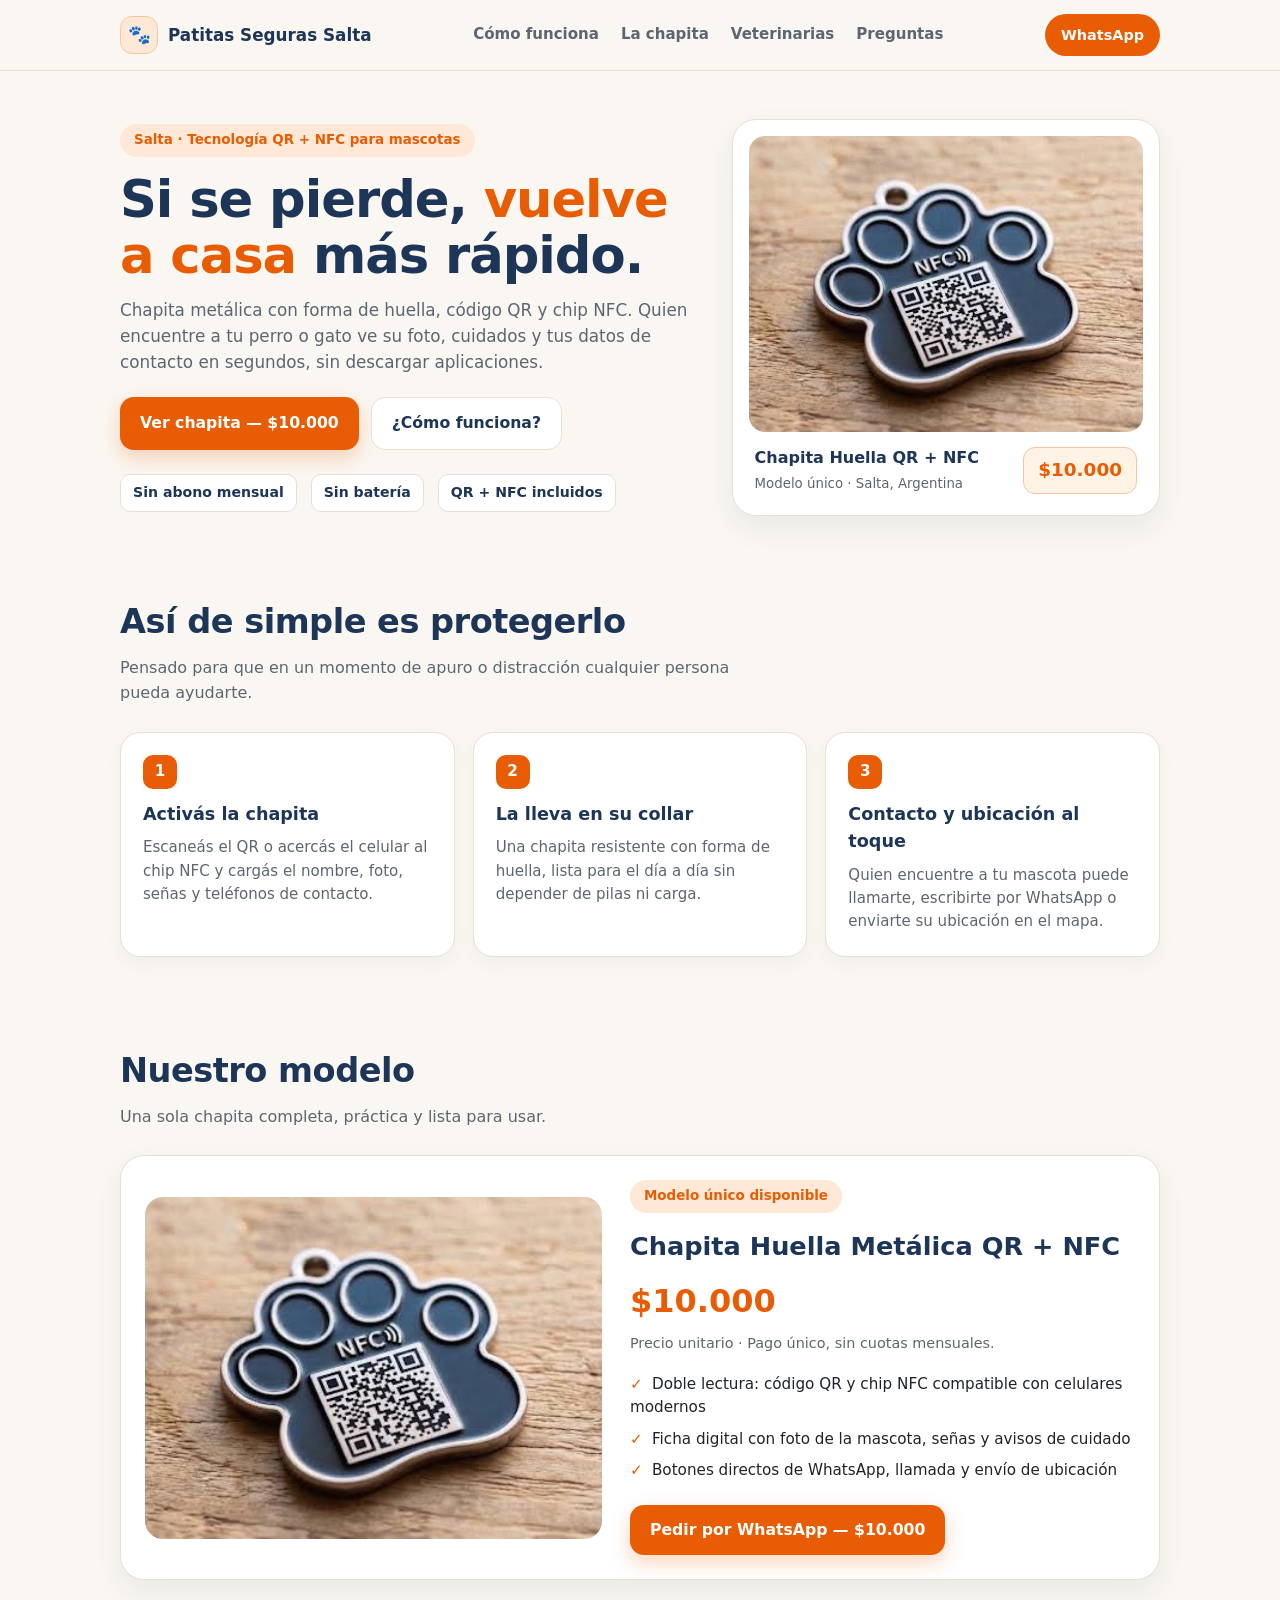
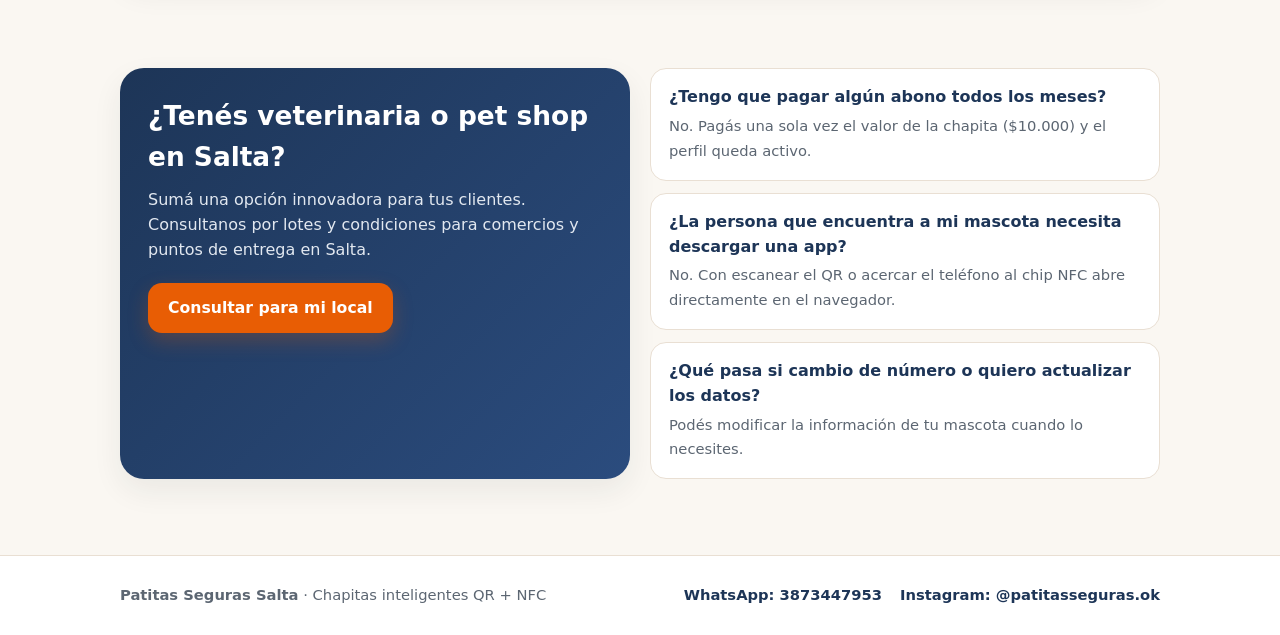
<file: inicio.html>
<!DOCTYPE html>
<html lang="es">
<head>
  <meta charset="UTF-8" />
  <meta name="viewport" content="width=device-width, initial-scale=1.0" />
  <title>Patitas Seguras Salta — Chapitas Inteligentes QR + NFC</title>
  <style>
    :root {
      --bg: #faf7f2;
      --surface: #ffffff;
      --surface-soft: #fff3e6;
      --ink: #1e242b;
      --muted: #5c6672;
      --accent: #e85d04;
      --accent-hover: #cf4f00;
      --accent-soft: #ffe8d6;
      --navy: #1d3557;
      --border: #e9dfd3;
      --shadow: 0 12px 30px rgba(30, 36, 43, 0.07);
      --radius: 20px;
    }

    * { box-sizing: border-box; }
    html { scroll-behavior: smooth; }

    body {
      margin: 0;
      font-family: system-ui, -apple-system, BlinkMacSystemFont, "Segoe UI", Roboto, sans-serif;
      background: var(--bg);
      color: var(--ink);
      line-height: 1.55;
    }

    a { color: inherit; text-decoration: none; }

    .container {
      width: 100%;
      max-width: 1080px;
      margin: 0 auto;
      padding: 0 20px;
    }

    /* Navbar */
    header {
      position: sticky;
      top: 0;
      z-index: 20;
      background: rgba(250, 247, 242, 0.92);
      backdrop-filter: blur(10px);
      border-bottom: 1px solid var(--border);
    }

    .nav {
      display: flex;
      align-items: center;
      justify-content: space-between;
      gap: 16px;
      min-height: 70px;
    }

    .brand {
      display: flex;
      align-items: center;
      gap: 10px;
      font-weight: 800;
      font-size: 1.05rem;
      color: var(--navy);
    }

    .brand-badge {
      width: 38px;
      height: 38px;
      border-radius: 12px;
      background: var(--accent-soft);
      border: 1px solid #f7c59f;
      display: grid;
      place-items: center;
      font-size: 1.15rem;
    }

    .nav-links {
      display: flex;
      align-items: center;
      gap: 22px;
      font-size: 0.94rem;
      font-weight: 600;
      color: var(--muted);
    }

    .nav-links a:hover { color: var(--accent); }

    .nav-cta {
      background: var(--accent);
      color: #fff !important;
      padding: 10px 16px;
      border-radius: 999px;
      font-weight: 700;
      font-size: 0.9rem;
      transition: background 0.2s ease, transform 0.15s ease;
    }

    .nav-cta:hover {
      background: var(--accent-hover);
      transform: translateY(-1px);
    }

    /* Hero */
    .hero {
      padding: 48px 0 36px;
    }

    .hero-grid {
      display: grid;
      grid-template-columns: 1.15fr 0.85fr;
      gap: 32px;
      align-items: center;
    }

    .eyebrow {
      display: inline-flex;
      align-items: center;
      gap: 8px;
      background: var(--accent-soft);
      color: var(--accent);
      font-weight: 700;
      font-size: 0.84rem;
      padding: 6px 14px;
      border-radius: 999px;
      margin-bottom: 14px;
    }

    h1 {
      margin: 0 0 14px;
      font-size: clamp(2.1rem, 4.5vw, 3.2rem);
      line-height: 1.1;
      letter-spacing: -0.02em;
      color: var(--navy);
    }

    h1 span { color: var(--accent); }

    .hero p {
      margin: 0 0 22px;
      font-size: 1.05rem;
      color: var(--muted);
      max-width: 54ch;
    }

    .hero-actions {
      display: flex;
      flex-wrap: wrap;
      gap: 12px;
      margin-bottom: 24px;
    }

    .btn {
      display: inline-flex;
      align-items: center;
      justify-content: center;
      gap: 8px;
      padding: 13px 20px;
      border-radius: 14px;
      font-weight: 700;
      font-size: 0.98rem;
      border: none;
      cursor: pointer;
      transition: transform 0.15s ease, background 0.2s ease, box-shadow 0.2s ease;
    }

    .btn:hover { transform: translateY(-1px); }

    .btn-primary {
      background: var(--accent);
      color: #fff;
      box-shadow: 0 8px 20px rgba(232, 93, 4, 0.25);
    }

    .btn-primary:hover { background: var(--accent-hover); }

    .btn-outline {
      background: var(--surface);
      color: var(--navy);
      border: 1.5px solid var(--border);
    }

    .btn-outline:hover { border-color: var(--accent); color: var(--accent); }

    .perks {
      display: flex;
      flex-wrap: wrap;
      gap: 14px;
      font-size: 0.88rem;
      font-weight: 600;
      color: var(--navy);
    }

    .perks span {
      background: var(--surface);
      border: 1px solid var(--border);
      padding: 7px 12px;
      border-radius: 10px;
    }

    .hero-card {
      background: var(--surface);
      border: 1px solid var(--border);
      border-radius: 24px;
      padding: 16px;
      box-shadow: var(--shadow);
    }

    .hero-card img {
      width: 100%;
      aspect-ratio: 4 / 3;
      object-fit: cover;
      border-radius: 16px;
      display: block;
    }

    .hero-card-caption {
      display: flex;
      justify-content: space-between;
      align-items: center;
      gap: 12px;
      padding: 14px 6px 4px;
    }

    .hero-card-caption strong {
      display: block;
      color: var(--navy);
      font-size: 1rem;
    }

    .hero-card-caption small { color: var(--muted); }

    .price-pill {
      background: var(--surface-soft);
      color: var(--accent);
      border: 1px solid #f7c59f;
      font-weight: 800;
      font-size: 1.15rem;
      padding: 8px 14px;
      border-radius: 12px;
      white-space: nowrap;
    }

    /* Sections */
    section { padding: 44px 0; }

    .section-head {
      max-width: 620px;
      margin-bottom: 26px;
    }

    .section-head h2 {
      margin: 0 0 8px;
      font-size: clamp(1.5rem, 3vw, 2.1rem);
      color: var(--navy);
      letter-spacing: -0.015em;
    }

    .section-head p {
      margin: 0;
      color: var(--muted);
    }

    .steps-grid {
      display: grid;
      grid-template-columns: repeat(3, 1fr);
      gap: 18px;
    }

    .card {
      background: var(--surface);
      border: 1px solid var(--border);
      border-radius: var(--radius);
      padding: 22px;
      box-shadow: 0 6px 20px rgba(30, 36, 43, 0.04);
      transition: transform 0.2s ease, border-color 0.2s ease;
    }

    .card:hover {
      transform: translateY(-3px);
      border-color: #f4b886;
    }

    .step-num {
      width: 34px;
      height: 34px;
      border-radius: 10px;
      background: var(--accent);
      color: #fff;
      font-weight: 800;
      display: grid;
      place-items: center;
      margin-bottom: 12px;
      font-size: 0.95rem;
    }

    .card h3 {
      margin: 0 0 8px;
      font-size: 1.1rem;
      color: var(--navy);
    }

    .card p {
      margin: 0;
      color: var(--muted);
      font-size: 0.94rem;
    }

    /* Producto único */
    .product-box {
      display: grid;
      grid-template-columns: 0.95fr 1.05fr;
      gap: 28px;
      align-items: center;
      background: var(--surface);
      border: 1px solid var(--border);
      border-radius: 24px;
      padding: 24px;
      box-shadow: var(--shadow);
    }

    .product-box img {
      width: 100%;
      aspect-ratio: 4 / 3;
      object-fit: cover;
      border-radius: 18px;
      display: block;
    }

    .product-price {
      font-size: 2rem;
      font-weight: 800;
      color: var(--accent);
      margin: 10px 0 6px;
    }

    .product-note {
      font-size: 0.9rem;
      color: var(--muted);
      margin-bottom: 18px;
    }

    .feature-list {
      list-style: none;
      padding: 0;
      margin: 0 0 22px;
      display: grid;
      gap: 8px;
      font-size: 0.95rem;
      color: var(--ink);
    }

    .feature-list li::before {
      content: "✓ ";
      color: var(--accent);
      font-weight: 800;
      margin-right: 4px;
    }

    /* Veterinarias y FAQ */
    .two-col {
      display: grid;
      grid-template-columns: 1fr 1fr;
      gap: 20px;
    }

    .b2b-box {
      background: linear-gradient(135deg, var(--navy) 0%, #2b4c7e 100%);
      color: #fff;
      border-radius: 24px;
      padding: 28px;
      box-shadow: var(--shadow);
    }

    .b2b-box h2 { margin: 0 0 10px; font-size: 1.65rem; }
    .b2b-box p { margin: 0 0 20px; color: #e2e8f0; }

    .faq-list {
      display: grid;
      gap: 12px;
    }

    .faq-item {
      background: var(--surface);
      border: 1px solid var(--border);
      border-radius: 16px;
      padding: 16px 18px;
    }

    .faq-item strong {
      display: block;
      color: var(--navy);
      margin-bottom: 4px;
    }

    .faq-item span {
      color: var(--muted);
      font-size: 0.92rem;
    }

    /* Footer */
    footer {
      margin-top: 32px;
      border-top: 1px solid var(--border);
      background: var(--surface);
      padding: 28px 0;
    }

    .footer-inner {
      display: flex;
      flex-wrap: wrap;
      justify-content: space-between;
      align-items: center;
      gap: 16px;
      font-size: 0.92rem;
      color: var(--muted);
    }

    .footer-links {
      display: flex;
      flex-wrap: wrap;
      gap: 18px;
      font-weight: 600;
      color: var(--navy);
    }

    .footer-links a:hover { color: var(--accent); }

    @media (max-width: 820px) {
      .hero-grid,
      .steps-grid,
      .product-box,
      .two-col {
        grid-template-columns: 1fr;
      }
      .nav-links { display: none; }
    }
  </style>
</head>
<body>
  <header>
    <div class="container nav">
      <a href="#" class="brand">
        <span class="brand-badge">🐾</span>
        <span>Patitas Seguras Salta</span>
      </a>
      <nav class="nav-links">
        <a href="#como-funciona">Cómo funciona</a>
        <a href="#chapita">La chapita</a>
        <a href="#veterinarias">Veterinarias</a>
        <a href="#faq">Preguntas</a>
      </nav>
      <a
        href="https://wa.me/5493873447953?text=%C2%A1Hola!%20Quiero%20consultar%20por%20la%20chapita%20de%20Patitas%20Seguras%20Salta."
        target="_blank"
        rel="noopener"
        class="nav-cta"
      >
        WhatsApp
      </a>
    </div>
  </header>

  <main>
    <section class="hero">
      <div class="container hero-grid">
        <div>
          <div class="eyebrow">Salta · Tecnología QR + NFC para mascotas</div>
          <h1>Si se pierde, <span>vuelve a casa</span> más rápido.</h1>
          <p>
            Chapita metálica con forma de huella, código QR y chip NFC. Quien encuentre a tu perro o gato
            ve su foto, cuidados y tus datos de contacto en segundos, sin descargar aplicaciones.
          </p>
          <div class="hero-actions">
            <a href="#chapita" class="btn btn-primary">Ver chapita — $10.000</a>
            <a href="#como-funciona" class="btn btn-outline">¿Cómo funciona?</a>
          </div>
          <div class="perks">
            <span>Sin abono mensual</span>
            <span>Sin batería</span>
            <span>QR + NFC incluidos</span>
          </div>
        </div>

        <div class="hero-card">
          <!-- Reemplazá src por la ruta de la foto de tu chapita en el repo, ej: ./chapita-huella.jpg -->
          <img src="chapita-huella.jpg" alt="Chapita metálica con forma de huella, código QR y chip NFC" />
          <div class="hero-card-caption">
            <div>
              <strong>Chapita Huella QR + NFC</strong>
              <small>Modelo único · Salta, Argentina</small>
            </div>
            <div class="price-pill">$10.000</div>
          </div>
        </div>
      </div>
    </section>

    <section id="como-funciona">
      <div class="container">
        <div class="section-head">
          <h2>Así de simple es protegerlo</h2>
          <p>Pensado para que en un momento de apuro o distracción cualquier persona pueda ayudarte.</p>
        </div>
        <div class="steps-grid">
          <div class="card">
            <div class="step-num">1</div>
            <h3>Activás la chapita</h3>
            <p>Escaneás el QR o acercás el celular al chip NFC y cargás el nombre, foto, señas y teléfonos de contacto.</p>
          </div>
          <div class="card">
            <div class="step-num">2</div>
            <h3>La lleva en su collar</h3>
            <p>Una chapita resistente con forma de huella, lista para el día a día sin depender de pilas ni carga.</p>
          </div>
          <div class="card">
            <div class="step-num">3</div>
            <h3>Contacto y ubicación al toque</h3>
            <p>Quien encuentre a tu mascota puede llamarte, escribirte por WhatsApp o enviarte su ubicación en el mapa.</p>
          </div>
        </div>
      </div>
    </section>

    <section id="chapita">
      <div class="container">
        <div class="section-head">
          <h2>Nuestro modelo</h2>
          <p>Una sola chapita completa, práctica y lista para usar.</p>
        </div>

        <div class="product-box">
          <!-- Reemplazá src por la ruta de la foto de tu chapita en el repo -->
          <img src="chapita-huella.jpg" alt="Chapita Patitas Seguras Huella QR y NFC" />
          <div>
            <div class="eyebrow">Modelo único disponible</div>
            <h3 style="margin:0; font-size:1.6rem; color:var(--navy);">Chapita Huella Metálica QR + NFC</h3>
            <div class="product-price">$10.000</div>
            <div class="product-note">Precio unitario · Pago único, sin cuotas mensuales.</div>

            <ul class="feature-list">
              <li>Doble lectura: código QR y chip NFC compatible con celulares modernos</li>
              <li>Ficha digital con foto de la mascota, señas y avisos de cuidado</li>
              <li>Botones directos de WhatsApp, llamada y envío de ubicación</li>
            </ul>

            <!-- Este botón quedará conectado al carrito de compras en el siguiente paso -->
            <a
              id="btnPedirChapita"
              href="https://wa.me/5493873447953?text=%C2%A1Hola!%20Quiero%20pedir%20la%20chapita%20de%20Patitas%20Seguras%20(%2410.000)."
              target="_blank"
              rel="noopener"
              class="btn btn-primary"
            >
              Pedir por WhatsApp — $10.000
            </a>
          </div>
        </div>
      </div>
    </section>

    <section id="veterinarias">
      <div class="container two-col">
        <div class="b2b-box">
          <h2>¿Tenés veterinaria o pet shop en Salta?</h2>
          <p>
            Sumá una opción innovadora para tus clientes. Consultanos por lotes y condiciones para
            comercios y puntos de entrega en Salta.
          </p>
          <a
            href="https://wa.me/5493873447953?text=%C2%A1Hola!%20Tengo%20un%20local%20en%20Salta%20y%20me%20interesa%20consultar%20por%20chapitas%20Patitas%20Seguras."
            target="_blank"
            rel="noopener"
            class="btn btn-primary"
          >
            Consultar para mi local
          </a>
        </div>

        <div id="faq" class="faq-list">
          <div class="faq-item">
            <strong>¿Tengo que pagar algún abono todos los meses?</strong>
            <span>No. Pagás una sola vez el valor de la chapita ($10.000) y el perfil queda activo.</span>
          </div>
          <div class="faq-item">
            <strong>¿La persona que encuentra a mi mascota necesita descargar una app?</strong>
            <span>No. Con escanear el QR o acercar el teléfono al chip NFC abre directamente en el navegador.</span>
          </div>
          <div class="faq-item">
            <strong>¿Qué pasa si cambio de número o quiero actualizar los datos?</strong>
            <span>Podés modificar la información de tu mascota cuando lo necesites.</span>
          </div>
        </div>
      </div>
    </section>
  </main>

  <footer>
    <div class="container footer-inner">
      <div>
        <strong>Patitas Seguras Salta</strong> · Chapitas inteligentes QR + NFC
      </div>
      <div class="footer-links">
        <a href="https://wa.me/5493873447953" target="_blank" rel="noopener">WhatsApp: 3873447953</a>
        <a href="https://www.instagram.com/patitasseguras.ok" target="_blank" rel="noopener">Instagram: @patitasseguras.ok</a>
      </div>
    </div>
  </footer>
</body>
</html>
</file>
